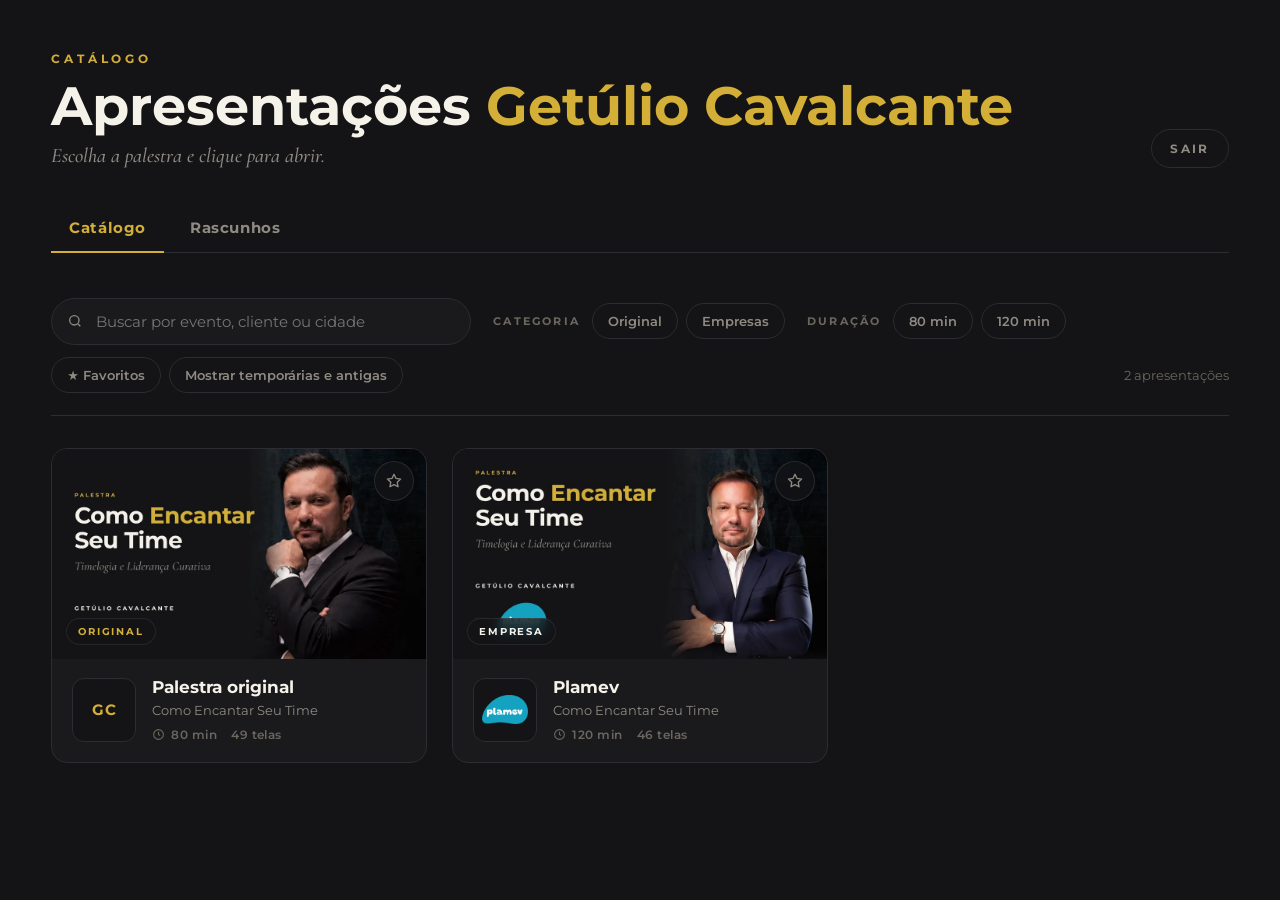
<file: publicar/apresentacoes/index.html>
<!doctype html>
<html lang="pt-BR">
<head>
<meta charset="utf-8">
<meta name="viewport" content="width=device-width, initial-scale=1">
<meta name="robots" content="noindex, nofollow">
<title>Apresentações · Getúlio Cavalcante</title>
<style>
@font-face{font-family:"Montserrat";font-style:normal;font-weight:100 900;font-display:block;src:url([data-uri]) format("woff2");unicode-range:U+0000-00FF,U+0131,U+0152-0153,U+02BB-02BC,U+02C6,U+02DA,U+02DC,U+0304,U+0308,U+0329,U+2000-206F,U+20AC,U+2122,U+2191,U+2193,U+2212,U+2215,U+FEFF,U+FFFD}
@font-face{font-family:"Montserrat";font-style:italic;font-weight:100 900;font-display:block;src:url([data-uri]) format("woff2");unicode-range:U+0000-00FF,U+0131,U+0152-0153,U+02BB-02BC,U+02C6,U+02DA,U+02DC,U+0304,U+0308,U+0329,U+2000-206F,U+20AC,U+2122,U+2191,U+2193,U+2212,U+2215,U+FEFF,U+FFFD}
@font-face{font-family:"Cormorant Garamond";font-style:italic;font-weight:100 900;font-display:block;src:url([data-uri]) format("woff2");unicode-range:U+0000-00FF,U+0131,U+0152-0153,U+02BB-02BC,U+02C6,U+02DA,U+02DC,U+0304,U+0308,U+0329,U+2000-206F,U+20AC,U+2122,U+2191,U+2193,U+2212,U+2215,U+FEFF,U+FFFD}
@font-face{font-family:"Cormorant Garamond";font-style:normal;font-weight:100 900;font-display:block;src:url([data-uri](var(--u)*9)/bZbXAZX35pC1QDChRE/[base64]/gl+Z4+7vU+FZmGe/nWBMJs8nc/SGcFyZ5QGmkSeUNTqwBVfZSIFd0UJWV567XRT/ye7JRK8hnEKC0Vm+ST/+j1bkV8gLukPzy4++LEAHaR2Ulcvl2ZJsSYZiroyZqYZgznUrTZqAToiFViMk8NyNMHhzfe1I9mOexTZbsiiwgu36qM4AYTVWbZmJUU9dandeUiI91s0gWTdRKiUSroNfPo5MS1LSxXf+IfYqQCwA2xM/[base64]/[base64]/rQfNxBoTE1qqyuev8baylWozWhshieMJi6ii7q9nS30Uix57zNb3+E7v3fVGUyzcFAaFhUF1ofXOiUvrxxRzSPAhHmjd1kJCIOLsJZyv0m3972sVE18PfHevD2SPjMEX08qLV3fxXwnRvGGV8K1WBjUBoKWf+rVfPYjtrsboQ/ClYFmIh2ukHMePn8lhgxUeJqKZC9tT3QzjVlIIa4GG63jNO/K+yGaaxkADGFqAekuwi4mZtr9OCS66prQwo2COdwLJTJoDYWkybVUtwJZLpeVskleaZMn55tbXVFbVIe9NH3pbfVHf3NThKpTt/qfbmc8FeTi6bLUCIM5qXQBuGRZcuNlT3HEERO85+FS9z7ROstmsPMwZlN81C7nY9gmUfLij6k6GLdx6iePpq1SXeZ67suTIhVzTt8W9gdRgNk42Rqa7lPI1gEeVB/[base64]//mW1Y3fWTTVD641rCc0oV51QiEVIdCjvnKroRUhUgZiKikAQxplxuK6E0Mamnm3JallLPCnabXiBp4et/jkfeo+hi4rKlxa0yBaeJ+a06XoKQFVZ2lmJbv5FGDw/[base64]/zhYISHG+DdbDvwsdhVucFWfstm3G6DbZgOI5DOWThoQ/u0IREZtYBEXQTTEiTdUOIzlDHp/5FBw/OYCVZUXQ8wwU3tUfxW7iP24zg1igj5awih8ZEdc7ziubMufQYJlXOXxDzDpd7Fjqkz192DRE3F1JrRO9um7hdjKORK2eCwIPDqPRyB29KrFkLm4cxws2F2FJsxYK9yzEvLDCLN9/[base64]/uAGXya7gNB2jbFzWEZ1Xw3xv6Jt9XrAYDgRQHladkPUry83zmf7OXqhg9LdY72C9HtTqjd3f9TpZn34MLx5u6XJidxLlbRFV4YddmkYS4W91pKeeZKkptjLlSKWojRLMrk/32bKS74KY1PUZG1LUtQnQJNcx43DPFmqFbmPS271e1OmLkb/9cIK4sB7CardpxJmHIguYiIgO3+kuaj2ZqLKRjPEegaSNnHBlJ8DNxBMUw4hPMXJj8pq+MZ7yXIuM9MIGCZHQSfYqyDEvMD9gxnAUtSTZgNvja6SaqdcgC4e3kOu+ZEwz6WOmTBhVPAfLQpRLCMpRyZOuxIMriaCsAy6hx/1RlrcGh4y/hWe4eyKgKc8Cy0vJZnW17RmVEEzUq/hLt6CDlgX8ZM5pGPeuM4HA3PBV4QJS4HzJ67wHTtdjPD/cCS2ct5K3sbIPc0CEptaUCr8bkqlF2+5ALepIJDyb1+RM2Po/6CT0GYpUlMY2DCqqYIWFwmldyiSaH6bRPzEvfT+jyh0niG6vx6i5ize5EwKEqcXcRZ4dg9mWufcJcLHQRKQcmDOV2d4rUQQW/7+FhuWUphok8pGQNCVp7tayLK4RtPDR74WhTIVTHmbvJM9vX1ZlTDS3gZRunEL4Qkfk4XatGp42Nw0iOsDDlNGMXI0iaDc0Yn+kXwIPH+DLPiHgadoVJPPCCH22P3yrywwS8cvM9puhLnY90155I3Yr6EQ3evX0XJSpOBUw/mKI/[base64]/ChY+djpXgoG2DhJ7yXKVH6wSH0OKF9c2xGi6ZdoRXc3+EJcjYHp6uQEO52Z0uXkZE0CvDK4NJ5w/NC2hciEGZpJum34chvF08+TIYFXdOtf7XN1h3morCyEFQUk5ZN51w+rjS7eEUIM/hNB9FeGm9wf+iMaXr3ATmD/F5Kt744crPgYojNpoyFTud6Ol5KkhnY/[base64]/3+mlmV9tOkVAQltcypbGrJuqlXU50kKSNTCqPSjW0ZizSemutZNsJRXg6Zp37Q/[base64]/sqbdWso0r7V7ms3hCwMVEqjFQJRuZ/9CRTFS80YC9Ppp4PWh9zlRl9rlkqFLkD9XD2/vNz792rV2iky79p93N18/[base64]/822rTd84xBA3qS2lK9/5D0Dv0UZnJV2QaqTgcl5C3JqfuGYE1nEL0d3Es0nkdU1E+xpuapOt1SkCJX44eQzPHoGjHznpwFiaTushD/pcr3MnOXajqVWUZed53DMJq8sN9DHu8AeBgskR7Z3/fni7KtPQm+mvIwGiOSdGLNQF/[base64]/Bq/28/JVofNgEeZti1h/NHnkn5KZrT0/[base64]/QrCY8bXsiE/m9FkuJq84Pj8kTHPX1ZpjCttUnwp3yborEpcEBKuaBevPw19UhPfJEkgTtDOXVN6dP/0lVcMo0qUmYy+VG6Cy3RoumQFiytq1lYoJQqcPCW0V0zHiJD1hFVoxvdGYWxDrmfWR5FSiZ8nBuGrenVgHeXkc0lr6Rdv2sr4MI9vnH+eyWod6giB7rjPv3DOVm1UvW27ILOuN4JN/qR6kfLjTdd5TiiXbjnagS4t6qw4gKUjX+8tA0uQ7BlJ3RaV1solctn2yGURGRqnbg+Os+cUvnjGhvw34DdQWu1A6wkJ80pQlNupOQK5ifYilE7mIlpw0TfuAzhhiC+lpo0ZePfUD+W2xXJw1vR16X1pCoo9ENIQBSx8SqX5h2l78JYP0V8bYluwbuY9g8B/nl+DfbvdZzlu1VTYw/mozfOZcel67sHGZ6x9D09nsvsg/CaEj/[base64]/B/ELKkLE/CHnVBLl3eRksM7/iOJnJdfMS2NHTt2mraL0e8yL9PB64xubB+imuEjDK61Gxzfoo6jm2M7SfVVYHnTLJDz+ZwIU2UidcLpufK/A6ypQJLTlm1Z1In++n8PZB0vMKKfD+983g4W4KKqOfprHSVbNuaoRt/OB0ZD10VUNNXNJWR0kyFmKMI1P1CbxHx6IQHGizDA47NJGPmzmaU/OCYEAFL+Ig9q8Smb1/6jY0ic95E/uR/oqoRaFxi5sD7jBo+zuqmKqSv/Dgr6IGC51a/lQXrkHhP+qTWKrF7NZ9dtiwTdpPhgLAydxmBR49qU+NmSz1PLvS5VK3zrWxv1Zdz0uVQFHPNTvzx5w0XpOBcpKgDGJ4xMyLR/83lfvqA03XHhenHCvg3Ur8+FgHL936yBGcpHPmHL1bLW1hmyLct82KPVeq6w59tMEyeasK0XzisbxlfIyQrSOrXGCLOrdjvEcliqJ/ei84cTpyUgOfp5FWSkfSRssZuNWxHxqGyBrm+1Fme53wq+EjA065+aWatkp7if0OeuXuVTq9y9Hn8MO4Um3ycS3Souzy7BIHpcABZPc1ZAqRcLdFvXN5qBp+Dq7iu/5pRbtfxFP7lpI/B8RcgqafJ0HiiTu1Vi8pamh9K2qvVGr98tnb2jLuw+iMaJBoFM6VHpor0vpy3glN/nuNhuMWvv3073x7eqMn3f521AU3o7DJlNgrFiyrMwHBUwyW3JMV6t8a/Wi9Os5ZKIaw+fjsJihonpaEHFjVPF1OVMZ0d6t8nRkWzlaWKZUi5nrFJKFmg804gf9BOV36ZFFe3RznvFy97LcfwfJ6uA748w+pDJ68gJHU4BWj9gBviWzwZsg0SUlrfDF5W+Um5B5zXp8y3Mb12poJoiOo/N+OKV5ALRvhAJPMnF8zwUEVLle2n8pVdZ3axuoM7lZGeGIKQhVHma+k92JHDHIi/HAapFjwNzpltSYgiMhUZpkhOSHURpRppG78pqm2K8Fpe+EVcTxqrKR1MCcL4Zu9SSKVb0odHXTssQWnDPJSYrjajqIFRYzRKH/vQySIlZUT6XgPRV63plSo3h0XpkLybeidhTFNs48UFWV5Ul6HOSCO+zrLfTUZ66dP1JsyJ30Rw/l0ssg+1erDf+JDz33qIWCZEfCKZOANrN1b5cA+ZgpB5Rs+i7bOoq5ESZKHKDXihpSzoEB0Fk3cN16dsfx0A4GiJIRaCILa4J2TmPMb/0v2kgt+HSPDemXmjsCe8EptKfjN6Z8y5gv84mK2I+lBGBvBS0YkiMT7hWTglrjHAo/ol+W4w5O0wofXEoRFGMDBMdtJBbhuzM9V7SlTGL0ThlK/Vsuy6wDvhjV9iKAAndSiU2MzgwSSimIRW2zpYWA6L+9+H+d8wpX4QIKHlpNQ0/[base64]/pgEIvMOy1oSLsI6sij+p4avrV/7O36gF8PjGSL8TUyjxa0NyfiX+9J9F/ztAViblgWmt+iP7Yz8MZj3aNRfh7tQhRmibyi2z3T7/z3F5JDpuETeZ7Alf27h505hBT25vn97cPP0BETylCuRxM155vr2IuSvbgGF8YE4BEhebuiWujMsL9EzGkJuGXofdRS+f0VKZyGrc+5UMutC8uoXtJmLeHDxJOSkHtksMK2CwnzCmsu9Vg7XT5C6EEgykc7I3VPc6CBje08N/dgTDQf9lDzorpqKmVGXkILx7V9CaMHOS02RP+ez18tKnkUf99MtHIHUkhZHFXVBD0eCNrbvFNd0rOlQHwjj6yKkWWAhT6+LpCu1yyF910xqiKpt+M46R1Ao7LUNULBuZOKd432x9YC9VKGJUC5f+8wUfquzupDFv787jx9dgcPh/PwiwzGYBiijcIWWRUXVHX73z7P4dfXI+m7gLlPv/BzEWSW9pWmqeZVpUmDSKhkLYzcnUoEm+02Tmh0Qo02QcZwlTA4/T1Fp/e7H61C4FUy+94hA6hFtBD9bbuB46Hc+1ksNWaB3FoSQuKSYD1/oWf7nS3GtDGvI8I9fcDVza4z7a0E7q5vRwYLjVOZ5lweuqRevB2nGmISawj/jCmF2V+Bqjlqq8h+dzHIZ1i3W7JKaPBCElQaSD1P2lECWG3LaKoCAFZc9Sv66a2EKmVpEmbsdQLVhOZhMnnqbxCdhJdTDMqSYm8ODi+lVy57fjOYnhIkQorJ64ui1XfvVpj8sn03De3bFtfKW/aicxc+SWzhemu2N7DpVnx97dAb8gCne4pV12R3B3xKblG/v1sd1R4S4HMa4Th8rat4wnrPYwx/5BVK/zREq0Izo2SnStfuWEEE1OInjTdiQW/LTXL3pJWGGdvUlRyqFXU0OBaPeAEjFY/mGcMWXwxxbfBu6LSbRnJ00Kj2IkCIroLVlT61lKIJThzkbP9j46g8O91FiLpjOF9pYcxfmaEXtwTbrQNvg9Fjk3mPN9T0ruCB0JbBbUzoeb3Ym02r0TDnelQk/qpIe29bhgTFWYUDLZyafDa+ta0KFMEW3oUMnCxnsWBA9SCBjogGJdH8lC2PlZZxwOahxlhK0aBLzSBXyo2IYEggfp/cP5RcbAByfaLyIR5O0w0pP+QpdTJYvif911zzmMhBjXqN0ai5nU+jCL3XAOfQ0kFB52cbx3IKX5+bEBOEJsQkSCKBG79Wl4hOGp33wEONXsaOS0OVC/rDXro11PfQZOS02BuE2NKOc+eA2pHrArYS+m1eX/[base64]/[base64]/3S0TUSXVUa2YNKm038RcCR3MXCzEV7eAVMYmaz3khAc1/OYyxm6R7ZO9WxXAWz2efLGWqOij9RFyyk9R1AK5Ro9CFKL/[base64]/Iixt7d2ITInryCl4RSCOBqYCeoF3WxPkTALMQTHl0GAd5kYuU7szUFBBPmoj+zcKuzSFQRSlCBJZy2lJIWeuV0GqjLQhj1v3/GPNCtV9Wg7NlZyvh6Z7Hh+uywgWk49GyNvhIa4gcQpGd/Obu9CltzpkmnPqSzXUrmYrhtGmcqZFEDvGY3AxnpkQhQoLrxx1ng0A7gjcRAsrS0tna3BHPSFmtPTtUCdeI/Gu3qUF1BhE98qGa7xEXTrJYZrv6OhpnsHrmkriGjHiPCoEXj1DEXtNdD/dxlCAGW7gLFnObgOWiSbdEUzot3cVStrnJ/zyMjn4ThRtS44BGzaXEUyvzM2u5OG+c+NkD4tawK4bVH4z5kkuNh41Pqbmv3nf+P7pEz2iOK3Pkwmvi1UXLazrOyn5fKPSBim/UJeeSFW8z6fHsyG4ZBKM9p1+eQAhfZJBB4BDynCdHJJ4JRJViv7kuqyJNb+VgDca926wHSGbxZdLU0vioxs5UmU031LgKIo4TUuNtvB/+VVXJX5jJjbTHwhFHZHkTcs1CLl4nqwUomLz5SwWXfSpQwQhHLaCYuCNCqhULHDw27b7iJc8VftyCggn8imjfDYFcuCizn5fYvIVAF78pfiOyUIyppUMmTiHU8y8uyAcPcVQVC31FZu2pLkUHUBUJhR9A9G1mWwHP/1QjYnfgh+byQAUY2Zm1IIVYh9Z9aR0JOkAzE3bM0pNxb8HaYHue5J4wAibjEsoZxc8ebuqGIFN45le21Y7dDbTZAf+jVqEu+YmbmMMHgnJ66e6x/4Q5AvVPwED15JEcONxXD7vICF7vtTcj3oElfRjVsqJTPBiOD+dH58KqgbomTlXmBzZTjS+YxalmaxjbF2Bcw27GWcafKsyWk65T/DBV0zp3gw00prS0VknB6mie7RlmqdmeBCqLI7nbYANlh/9d9gDqucCdOhF7lH8hbMt7KCHFnlkwhgh6UZL5xvb968/uHD/0bj/76hm2/i0PxmshIz0P07XtK1C0pG2Hgg4EIZ5w4qUDdtyodlyteS23RwnBMGHGX53jZxsFO157Pbt1ltgIh+p6HSga8LqLELVcj/Uc9GH5xeUBksLeHgQ925g2crQLInARr077xalnzlqT67smrqosBQilJJzGih9tK512DkuUCWW2HpBx/ZBf/HrayVQJPWFtNdEXQaecnkNcOZVkXvQ+oNPrpGvR9qFM+K+p7SLHxUxSK4Kx+li8GcTg3mQtvE2FiQsTJr4FqhY1l0inrhcrWOgOoXf3LcZYRCOxXXH9pXyEh8msEDvZ/qKpEE3zw/Hq+6O5j+xRwRLMFPUASocBu7cHx0+/Qd3WQTo/r4CwdxmvT7eJcmcdXsLo+G0+k88eLp+46ZrG+NR4Lg91R30scm1P3+0PtiiVCKej2c+OBXgP3sckXJIANmlF6zTQ/dxdRh9aZWmUSi4uqFtkqp2Z+HXXFXm7nUjlNPJlghdw+a7fxfElydSjKHu73GxHxRsUT6fE6bwYKoC/iIB2tUkV/qSC9Xwzrn/4Tl6PjpnsPVWKqYpChYfjkVd8Novh27bjyert40OU9eu725xKODMrzta2vjveZF1ndQPHvl1sSPnSe0S2MA30YVitPWEzEgeVmvyXFaApxtHHjBAigsOHpJp9ijqJPemaMExoTWx8aRz9GbEDwEEEnwxqginsZRoWMeddI3TQJPnOj1+FSvrDFFBDJfDKFth9YmxV/Ear7QTq/GooOrgsBUZe8gD2mkRDi8RNnqokoU7LW+oTz3GZFQ1lSbIERzcom5fDCyFXl2vSE1p7qqO/matsaJVVOvQWDBh/08XkMg6YJwB9MDooRPG1QI8ahRh9zX8SDRC378c3X+LckAoTBkuvLOGK7qgdNxyunU+LipNNKoQ0Z7aSnAkG1BTAdgQjwpFQqCFWFMjGz34IIaufta+0V/wTE0Mu4j1ZpM0LuN0/CywSXNlX/NTmFuGocd7dQzPLDQbfml06VpmtYp33dm1xfhWR4IdxGXcU10d+8MF9lfIvUoJMMxjdTyAKwxYbcFaxz0Df9kjbsL+HvIf/CyQ5YOsHorTRgrRnqD0xPVIQarJGBQik3TdDBLh2WvbaOZcdsc9t5r38UFjZ1N8NgKCV5LNKFXS2LC13Jc4qKzJJieorRMyBmOLVkseRdRC57LNCttWvl/fbZAVcH2emiPKC5jd0KXCYIFA86gARn1ZVKHH78St3cQz8e5XScELhkIvRlB2bz3taVjAhQuXMfeAJybxgWRSBOhpUpeItkzPYiKcyZRwUwVyFe7ZAccwVPgirG6xN/3mVd4iE6AAMQ9aU1TntH5HPTc5br5pFw6FJW1z7+kbKgWT6PknHs3WXo1bKGwPE6FenDeD0PvffB++RHLYOhAjZswy80sJzgnR303Z2JdR+/Fmubpih7hYkreJC3AJMhJjkc+y5Ofts+Yqd3qHYK7vXF2bgSt0TmjbVYcjFUZKcyqckZbjHsuhdNp7NOcV7dDf6dTLHzn9PVIQ2A7mwPdfZCspQI4ji+7S/1ksIuFOCD3uuk14FZg1+JKunCI24uJEKHeJR1MpKQEhQhj2WRD60anohCJMlp9DBiY3tuZGaqSuyTqHZNAFjl7HxJtia+rYSasHgAWrEiikzTCtBQQNOlCAoKD/OXkk8M0Q+PqwuyquN2dn5VrfAqPjDm85XZFNr7T+FiItUEpj/wDPn3WGfcN4i4D3PH7nAbo3yGDKyuFKL1pbcqv3vZpYUu4cVfgBHwO1fa1LfeSt7517m/T+PhShBAe8l4X4T/UztLtzc1cmAi/9WiQdPoi50T35hL1loK2zpGQM3gYITZ+/fia2WKgl1gg1jggrPymVznldC8CoY3SqBsxsVUFJ/5F/zr8GDuI/+pUsVb8t4E0Vg1kmPBh+nL+xzsK5f1SDQzLaCpIvmvH8XR9/fGK+xRqHcNy8Qr74wm9NHKOmiurw3bV1k1W9udiQkSPaDbEuot0AXygM4xioi/FvwzWX7OEI2xiaXzqN6sBbKYFm2mi0+qkzQnoa0jsb5mFy0/g7U0qm1T4dfkir/3PixSpEHMkuLNbVbfkLtmowgeCQ2i4rJcVSU2tNohlWUp0UIRaJKD2K/Y+UwAWjhWToqJI1vWo2PBlhRNsEzh1ZWaWyZiFQFz0gwdR4P8HFm6NfteQDt0o7aB7FTOB1xIg0tsQ18TyyoVxMea9sWEXd3UpXF00Ri11FDEPH1F03Ttyl1+KPMmI3z+NAaTIL+WYCP3n9G1VowyBNgyarelymn+8fU/phqxKcyYCZ96gwO1NKXgo7twwLmAvneHt/cldud+dHUbM5jY7ro6YG+nazs29Li1cNmiyhpvg2AFM87UqjiETO+XN3UM77+nkGYNKm5vYBxkCMOrZU60ecMiRwOmfrzbX74tB+s6g79teLOF7KJ51yD3WstM+sPx/6NvIq4oXO2ZsRmxPHPrnmHLBK7xKSVncwF3pYT7857YSc0JMeEDmHc7nlQLT7gPzHxjO1H9SLip592C8SoOYEe282V4bNgHgsbKMC+DRCtK4SC6FnE9WI8j4btV0bI3vrTUxbmpTYGqpq9RePa4/v3isyfVpuMsv6cZRBMVT8dZoSxvFJfppxIPpgTKoLmMsYCYvdreKFuZ+5d1zQXSo2rqu8enOB6fWzGxZasELcgd2YsLmFeASnc7KJ2KJQhXhRCb4FWwifOI6BqwoeKFgVvG9dvAoAIkcwcHhTmwNyHygwGZ/uPSsL62cYcvi67XdBduLslI70/JzuukLCjPop943jc69lBuwckCGKJy2rLgwE/4QhW21cTHpq0gLGdr63vEjg8FmtdhVWpsTMSJidsHzmY7GEy8ttQMEgBLzRvell00d27eMkFcA4Nlp+TsA4PmtrdW/1saX8+5pPQAaBgCAALnm/zPA67utZTFvNzMFHgw6qpsGJsZVb23x46RTBlQuvnWI/fTNFvGlcm+pusWeiABsaR5was44ttvtVjy1mr0op+/UOHh/1/Ujn2+ThzxUs4FWTL5VAtjZnr/F1AhXvckApl0bTduuaizGVtM26esqRCu0BfpBCuiQQwmwFIvSL/69PCv+RNhlgOOffDO71JrD1Twynb2a5z5BVnEtVGF0OYG3nBLKkCtIlGwnRFKxlaZ8vV8aYT85jwSA/c51h2gZ5Hubx1yiHZZ+uElvtqIXb+zpROnGkxSfnIPBVAXVumvKAdLs2770F/HVC61CGyAPHFs7bI3jtVerNVQJofy04H+HvU++85gQ1WgZqtqoVsbdzK84LTSCGka34iA8BoKpMu7dSHXV5TDhk3Wxp5A5Znq9pk3sWTZNPsRmh8h8z5P9b+H/uuh7rtw8syu1zQcseZkjx0lyWFD+15rKrk1jQnOeP+6FW+JE7MZxuDWOxx5Hc8B9cQb2xpm4HW6FA3Dkwz4rPszJAs4PJv/SJAu0/uFKIZcvDH5HcUbCF2iG/L9TDKFVFa6i7poL7uG7oao9ReYUKgPQrwDerOg84NcHp7TwROvU0Kq2eb9KskVdExRIHGV3VITfF1n57k0xsFjvqqhgvIxyUbgBc+NAlw0GvTiDOTzMMFAM/[base64]/hLz7AplAx1ADnhfEww8gjR3zZnnTYWNU4Htq3IyuAwHQtEn57nzcVKIj6iLwineOBkLDy9bDqvlNN3aPbUwy3pDEwk5yCRABVvEYc1hxwqSAd1bLrZQ7uvqYCRZGEezqa3xi/P18axwaKNH4jd2b7KrOeH276RRHYxGVV4v+bSz8MjC+QrmnRFp6EfuwlJNy1tbI21Xty0Lbzh1/NaMvLLgS1tqFlFxdrtysqBqK31gcW6/roEQv2N0FECFCKIQD5Zy8fKad7IgzXkNLvLhxz/ZcMllV1wVkBwIFJRcCE4eEiMJeEJEDJJBupCQIkeJ6prrMty0zF6VQr0XJkIzkSl0y22Z7vwRjmvrL5spEi7tsNJo0T8vk9MF5wy12zB7uKXyFc4J7TzXRnztB//FOngTh446SXQ3zkTGGm9CxMbpzAVpnqSLSRZo7bOVukYVnNpE3bio/UaTTJFnslJTdfeBx9v/pF56RyffdDNM00df/fT3Tp0BXNfeyCZWFnp8jmwjDFciXu4SPXqUBFV+4vk5BgDlJdEJsiUGRyA5tf2+GSwOTyCSarSR0hzvuovPd+P/[base64]/asD4fWjueEtLveTzWoYgW8Yj5BykdhD5mnliz8tEExx/SL+ih1dMASZx9/LMc6RTSmVc6+a7VEc6zqc/hly9w4emZFmSLIBC7S4rY8RDV9vq2MBQA9V0O787bR2GKi+S7Kj9iRp+frvjxIYVmvzw9ac871a9Wmphd/zgcq53bj9uh2KpdD8m5QrY/Fh5X9AMkRebEVZqDUeWqkRW31ydsyHdOtUZCOvIJLWfKrMkgG6VpMsgooxKbDHJhpYpQoRSoKGzVIa3Wv8b2/LbMvNKJPrzA9RBRw4tmjUNtKZGUlEob6ET7DkowN4mgJwxOmYNTyeBYf818g2PdWKTuOx2c4o+4YdL3/tBRHU3oLfQT0ToS7cRumJq7uV/Vd5ajVb9S5w++pPODvxpVSlSZUUYHyimnjA50oJRAxzGjXbufh7ZRoqjhZAZSVkgw8WgiNRTo8SGaQdDbhIdOjcCABDMAAHkGZIAATDSD+LdBPABgQIIZAIA8AzKAEEyFrKQ1aVYa7GJFZUbbLMd+y3bS7tm9z6fJ7Ly/3t+vplEn7e6x15uxeYRsg2KSpbjQ1DjPtqrLhairq0aoExEKOhEuv6lK5bHjyiliCxF2vU7C1k+5vtfEK6/9224VU13y959iy++RdpAae88QU+47Y+TWyC1n/NURE8SN9DDzvRkgyV4Id+zlLfb3f+tFG++93bO8/1r8+3VfXQwAAAA=) format("woff2");unicode-range:U+0000-00FF,U+0131,U+0152-0153,U+02BB-02BC,U+02C6,U+02DA,U+02DC,U+0304,U+0308,U+0329,U+2000-206F,U+20AC,U+2122,U+2191,U+2193,U+2212,U+2215,U+FEFF,U+FFFD}

:root{--bg:#141416;--bg2:#1A1A1D;--line:#2C2C31;--deep:#0E0E10;--gold:#D4AF37;--cream:#F5F2EA;--mut:#8F8A82;--mut2:#6B665E;--ease:cubic-bezier(.22,1,.36,1)}
*{box-sizing:border-box;margin:0;padding:0}
html{background:var(--bg)}
body{min-height:100vh;color:var(--cream);font-family:"Montserrat",system-ui,sans-serif;-webkit-font-smoothing:antialiased}
button,input{font:inherit;color:inherit}
.wrap{width:min(1640px,100%);margin:0 auto;padding:clamp(22px,4vw,64px) clamp(18px,4vw,64px) 80px}
.in{opacity:0;transform:translateY(18px);filter:blur(6px);animation:in .9s var(--ease) forwards;animation-delay:calc(var(--d,0) * 1s)}
@keyframes in{to{opacity:1;transform:none;filter:none}}

header{display:flex;align-items:flex-end;justify-content:space-between;gap:24px;flex-wrap:wrap}
.k{color:var(--gold);font-weight:700;letter-spacing:.32em;font-size:12px}
h1{font-size:clamp(34px,4.2vw,64px);line-height:1.05;font-weight:700;margin-top:12px}
h1 span{color:var(--gold)}
.sub{font-family:"Cormorant Garamond",Georgia,serif;font-style:italic;font-weight:500;color:var(--mut);font-size:clamp(19px,1.6vw,24px);margin-top:8px}
.out{color:var(--mut);text-decoration:none;font-size:12px;font-weight:700;letter-spacing:.2em;border:1px solid var(--line);border-radius:999px;padding:11px 18px;transition:color .3s,border-color .3s}
.out:hover{color:var(--cream);border-color:var(--mut2)}

.bar{margin-top:clamp(28px,3.5vw,48px);display:flex;flex-wrap:wrap;gap:12px 22px;align-items:center;padding-bottom:22px;border-bottom:1px solid var(--line)}
.search{position:relative;flex:1 1 280px;max-width:420px}
.search input{width:100%;background:var(--bg2);border:1px solid var(--line);border-radius:999px;padding:13px 18px 13px 44px;font-size:15px;outline:none;transition:border-color .3s}
.search input:focus{border-color:var(--gold)}
.search svg{position:absolute;left:16px;top:50%;transform:translateY(-50%);width:16px;height:16px;stroke:var(--mut);fill:none;stroke-width:2}
.group{display:flex;gap:8px;flex-wrap:wrap;align-items:center}
.group .lbl{font-size:11px;font-weight:700;letter-spacing:.2em;color:var(--mut2);margin-right:4px}
.chip{background:transparent;border:1px solid var(--line);border-radius:999px;padding:9px 15px;font-size:13px;font-weight:600;color:var(--mut);cursor:pointer;transition:color .25s,border-color .25s,background .25s}
.chip:hover{color:var(--cream);border-color:var(--mut2)}
.chip[aria-pressed="true"]{background:var(--gold);border-color:var(--gold);color:#141416}
.chip.star[aria-pressed="true"]{background:transparent;color:var(--gold);border-color:var(--gold)}
.count{margin-left:auto;font-size:13px;color:var(--mut2)}

.grid{margin-top:32px;display:grid;grid-template-columns:repeat(auto-fill,minmax(min(100%,360px),1fr));gap:clamp(18px,2vw,28px)}
.card{position:relative;background:var(--bg2);border:1px solid var(--line);border-radius:16px;overflow:hidden;
  transition:transform .5s var(--ease),border-color .4s,box-shadow .5s var(--ease)}
.card:hover{transform:translateY(-4px);border-color:rgba(212,175,55,.55);box-shadow:0 22px 50px -24px rgba(0,0,0,.8)}
.card a.open{position:absolute;inset:0;z-index:1;border-radius:16px}
.card a.open:focus-visible{outline:2px solid var(--gold);outline-offset:2px}
.thumb{position:relative;aspect-ratio:16/9;background:var(--deep);overflow:hidden}
.thumb img{width:100%;height:100%;object-fit:cover;display:block;transition:transform .8s var(--ease)}
.card:hover .thumb img{transform:scale(1.03)}
.thumb .ph{position:absolute;inset:0;display:grid;place-items:center;padding:12%}
.thumb .ph img{width:auto;height:auto;max-width:100%;max-height:100%;object-fit:contain}
.thumb .ph b{font-size:15px;letter-spacing:.3em;color:var(--mut2)}
.tags{position:absolute;left:14px;bottom:14px;display:flex;gap:6px;z-index:2;pointer-events:none}
.tag{background:rgba(20,20,22,.78);backdrop-filter:blur(6px);-webkit-backdrop-filter:blur(6px);border:1px solid rgba(255,255,255,.08);border-radius:999px;padding:6px 11px;font-size:10px;font-weight:700;letter-spacing:.18em;color:var(--cream)}
.tag.g{color:var(--gold)}
.fav{position:absolute;right:12px;top:12px;z-index:2;width:40px;height:40px;border-radius:50%;border:1px solid rgba(255,255,255,.1);background:rgba(20,20,22,.78);backdrop-filter:blur(6px);-webkit-backdrop-filter:blur(6px);display:grid;place-items:center;cursor:pointer;transition:border-color .3s}
.fav svg{width:18px;height:18px;fill:none;stroke:var(--mut);stroke-width:1.8;transition:fill .3s,stroke .3s}
.fav:hover svg{stroke:var(--cream)}
.fav[aria-pressed="true"]{border-color:rgba(212,175,55,.6)}
.fav[aria-pressed="true"] svg{fill:var(--gold);stroke:var(--gold)}
.info{display:flex;gap:16px;align-items:center;padding:18px 20px 20px}
.lg{flex:0 0 auto;width:64px;height:64px;border-radius:12px;background:var(--bg);border:1px solid var(--line);display:grid;place-items:center;padding:8px}
.lg img{max-width:100%;max-height:100%;object-fit:contain;display:block}
.lg b{font-size:15px;font-weight:700;letter-spacing:.06em;color:var(--gold)}
.txt{min-width:0}
.ev{font-size:17px;font-weight:700;line-height:1.25;overflow:hidden;text-overflow:ellipsis;white-space:nowrap}
.city{font-size:13px;color:var(--mut);margin-top:4px;overflow:hidden;text-overflow:ellipsis;white-space:nowrap}
.meta{display:flex;gap:14px;margin-top:9px;font-size:12px;font-weight:600;color:var(--mut2);letter-spacing:.04em;flex-wrap:wrap}
.meta span{display:inline-flex;align-items:center;gap:6px}
.meta svg{width:13px;height:13px;stroke:currentColor;fill:none;stroke-width:2}
.empty{grid-column:1/-1;text-align:center;padding:80px 20px;color:var(--mut)}
.empty b{display:block;font-family:"Cormorant Garamond",Georgia,serif;font-style:italic;font-weight:500;font-size:28px;color:var(--cream);margin-bottom:8px}
.past{opacity:.62}
[hidden]{display:none!important}
.tabs{margin-top:clamp(24px,3vw,40px);display:flex;gap:8px;border-bottom:1px solid var(--line)}
.tab{background:none;border:0;border-bottom:2px solid transparent;padding:12px 18px 14px;font-size:15px;font-weight:700;letter-spacing:.04em;color:var(--mut);cursor:pointer;margin-bottom:-1px;transition:color .25s,border-color .25s}
.tab:hover{color:var(--cream)}
.tab[aria-selected="true"]{color:var(--gold);border-bottom-color:var(--gold)}
.tab span{display:inline-block;min-width:22px;margin-left:6px;padding:2px 7px;border-radius:999px;background:var(--gold);color:#141416;font-size:12px}
.tab span:empty{display:none}
body.ras .bar{display:none}
.acts{display:flex;gap:10px;padding:0 20px 20px;position:relative;z-index:2}
.btn{flex:1;border-radius:999px;padding:12px 16px;font-size:13px;font-weight:700;letter-spacing:.12em;text-align:center;text-decoration:none;cursor:pointer;border:1px solid var(--line);background:transparent;color:var(--cream);transition:border-color .25s,background .25s,color .25s}
.btn:hover{border-color:var(--mut2)}
.btn.gold{background:var(--gold);border-color:var(--gold);color:#141416}
.btn.gold:hover{filter:brightness(1.08)}
.btn[disabled]{opacity:.5;cursor:default}
.note{padding:0 20px 18px;font-size:12px;color:var(--mut);line-height:1.5}
.tag.r{color:#141416;background:var(--gold);border-color:var(--gold)}
.toast{position:fixed;left:50%;bottom:28px;transform:translate(-50%,20px);background:var(--bg2);border:1px solid var(--gold);color:var(--cream);border-radius:14px;padding:14px 22px;font-size:14px;max-width:min(560px,90vw);opacity:0;pointer-events:none;transition:opacity .4s,transform .4s var(--ease);z-index:20}
.toast.on{opacity:1;transform:translate(-50%,0)}

@media (prefers-reduced-motion:reduce){.in{animation:none;opacity:1;transform:none;filter:none}}
</style>
</head>
<body>
<div class="wrap">
  <header>
    <div>
      <div class="k in" style="--d:.1">CATÁLOGO</div>
      <h1 class="in" style="--d:.2">Apresentações <span>Getúlio Cavalcante</span></h1>
      <div class="sub in" style="--d:.3">Escolha a palestra e clique para abrir.</div>
    </div>
    <a class="out in" style="--d:.4" href="/api/sair">SAIR</a>
  </header>

  <nav class="tabs in" style="--d:.42">
    <button class="tab" id="tabCat" aria-selected="true">Catálogo</button>
    <button class="tab" id="tabRas" aria-selected="false">Rascunhos <span id="nRas"></span></button>
  </nav>

  <div class="bar in" style="--d:.45">
    <label class="search"><svg viewBox="0 0 24 24"><circle cx="11" cy="11" r="7"/><path d="m20 20-3.5-3.5"/></svg>
      <input id="q" type="search" placeholder="Buscar por evento, cliente ou cidade" aria-label="Buscar"></label>
    <div class="group" id="cats"><span class="lbl">CATEGORIA</span></div>
    <div class="group" id="durs"><span class="lbl">DURAÇÃO</span></div>
    <div class="group">
      <button class="chip star" id="onlyFav" aria-pressed="false">★ Favoritos</button>
      <button class="chip" id="showOld" aria-pressed="false">Mostrar temporárias e antigas</button>
    </div>
    <span class="count" id="count"></span>
  </div>

  <div class="grid" id="grid"></div>
  <div class="grid" id="gridRas" hidden></div>
  <div class="toast" id="toast" role="status"></div>
</div>

<script>
const ALL = [{"slug": "original", "titulo": "Como Encantar Seu Time", "evento": "Palestra original", "cliente": "", "cidade": "", "data": "", "duracao": 80, "categoria": "original", "fixa": true, "telas": 49, "logo": "", "capa": true, "rascunho": false, "substitui": "", "arquivada": false}, {"slug": "original-2025", "titulo": "Como Encantar Seu Time", "evento": "Palestra original (versão 2025)", "cliente": "", "cidade": "", "data": "", "duracao": 120, "categoria": "original", "fixa": true, "telas": 46, "logo": "", "capa": true, "rascunho": false, "substitui": "", "arquivada": true}, {"slug": "plamev", "titulo": "Como Encantar Seu Time", "evento": "Plamev", "cliente": "Plamev", "cidade": "", "data": "", "duracao": 120, "categoria": "empresa", "fixa": true, "telas": 46, "logo": "[data-uri]", "capa": true, "rascunho": false, "substitui": "", "arquivada": false}];
const DATA = ALL.filter(c => !c.rascunho), RAS = ALL.filter(c => c.rascunho);
const CAT = { original: 'Original', empresa: 'Empresas', igreja: 'Igrejas', evento: 'Eventos' };
const CAT1 = { original: 'ORIGINAL', empresa: 'EMPRESA', igreja: 'IGREJA', evento: 'EVENTO' };
const MES = ['jan', 'fev', 'mar', 'abr', 'mai', 'jun', 'jul', 'ago', 'set', 'out', 'nov', 'dez'];
const hoje = new Intl.DateTimeFormat('en-CA', { timeZone: 'America/Sao_Paulo' }).format(new Date());
const esc = s => String(s ?? '').replace(/[&<>"']/g, c => ({ '&': '&amp;', '<': '&lt;', '>': '&gt;', '"': '&quot;', "'": '&#39;' }[c]));
const fmtData = d => { const [y, m, dd] = (d || '').split('-'); return y ? `${dd} ${MES[+m - 1]} ${y}` : ''; };
const norm = s => String(s || '').normalize('NFD').replace(/[̀-ͯ]/g, '').toLowerCase();

let favs = new Set();
try { favs = new Set(JSON.parse(localStorage.getItem('lds-favoritos') || '[]')); } catch (e) {}
const saveFavs = () => { try { localStorage.setItem('lds-favoritos', JSON.stringify([...favs])); } catch (e) {} };

/* temporária: sai do catálogo depois da data do evento (o link continua valendo) */
const escondida = c => c.arquivada || (!c.fixa && (!c.data || c.data < hoje));
const st = { q: '', cat: '', dur: 0, fav: false, old: false };

function chips(el, items, key) {
  items.forEach(([v, label]) => {
    const b = document.createElement('button'); b.className = 'chip'; b.textContent = label; b.setAttribute('aria-pressed', 'false');
    b.onclick = () => { st[key] = st[key] === v ? (key === 'dur' ? 0 : '') : v;
      el.querySelectorAll('.chip').forEach(x => x.setAttribute('aria-pressed', x === b && st[key] === v ? 'true' : 'false')); render(); };
    el.appendChild(b);
  });
}
chips(document.getElementById('cats'), Object.keys(CAT).filter(k => DATA.some(c => c.categoria === k)).map(k => [k, CAT[k]]), 'cat');
chips(document.getElementById('durs'), [...new Set(DATA.map(c => c.duracao).filter(Boolean))].sort((a, b) => a - b).map(d => [d, d + ' min']), 'dur');
const tog = (id, key) => { const b = document.getElementById(id); b.onclick = () => { st[key] = !st[key]; b.setAttribute('aria-pressed', st[key]); render(); }; };
tog('onlyFav', 'fav'); tog('showOld', 'old');
document.getElementById('q').oninput = e => { st.q = norm(e.target.value.trim()); render(); };

const IC = {
  star: '<svg viewBox="0 0 24 24"><path d="m12 3 2.7 5.6 6.1.8-4.5 4.2 1.1 6.1L12 16.8 6.6 19.7l1.1-6.1L3.2 9.4l6.1-.8z" stroke-linejoin="round"/></svg>',
  cal: '<svg viewBox="0 0 24 24"><rect x="3" y="5" width="18" height="16" rx="2"/><path d="M3 10h18M8 3v4M16 3v4"/></svg>',
  clock: '<svg viewBox="0 0 24 24"><circle cx="12" cy="12" r="9"/><path d="M12 7v5l3 2"/></svg>',
  pin: '<svg viewBox="0 0 24 24"><path d="M12 21s-7-6.2-7-11.5A7 7 0 0 1 19 9.5C19 14.8 12 21 12 21z"/><circle cx="12" cy="9.5" r="2.5"/></svg>'
};

function render() {
  let list = DATA.filter(c => (st.old || !escondida(c))
    && (!st.cat || c.categoria === st.cat) && (!st.dur || c.duracao === st.dur) && (!st.fav || favs.has(c.slug))
    && (!st.q || norm([c.evento, c.cliente, c.cidade, c.titulo, CAT1[c.categoria]].join(' ')).includes(st.q)));
  list.sort((a, b) => (favs.has(b.slug) - favs.has(a.slug)) || ((a.categoria === 'original' ? 0 : 1) - (b.categoria === 'original' ? 0 : 1)) || String(b.data).localeCompare(String(a.data)));
  const g = document.getElementById('grid');
  document.getElementById('count').textContent = list.length === 1 ? '1 apresentação' : list.length + ' apresentações';
  if (!list.length) { g.innerHTML = '<div class="empty"><b>Nada por aqui.</b>Mude os filtros ou a busca.</div>'; return; }
  g.innerHTML = list.map((c, i) => {
    const nome = c.evento || c.titulo;
    const thumb = c.capa ? `<img src="${c.slug}/capa.webp" alt="" loading="lazy">`
      : `<div class="ph">${c.logo ? `<img src="${c.logo}" alt="">` : '<b>GETÚLIO CAVALCANTE</b>'}</div>`;
    const lg = c.logo ? `<img src="${c.logo}" alt="${esc(c.cliente)}">` : '<b>GC</b>';
    const tags = `<span class="tag ${c.categoria === 'original' ? 'g' : ''}">${CAT1[c.categoria]}</span>` + (c.arquivada ? '<span class="tag">ARQUIVADA</span>' : !c.fixa ? '<span class="tag">TEMPORÁRIA</span>' : '');
    const meta = [c.data ? `<span>${IC.cal}${fmtData(c.data)}</span>` : '', c.duracao ? `<span>${IC.clock}${c.duracao} min</span>` : '', `<span>${c.telas} telas</span>`].join('');
    return `<article class="card in${escondida(c) ? ' past' : ''}" style="--d:${(0.5 + i * 0.06).toFixed(2)}">
      <a class="open" href="${c.slug}/" aria-label="Abrir ${esc(nome)}"></a>
      <div class="thumb">${thumb}<div class="tags">${tags}</div>
        <button class="fav" data-slug="${c.slug}" aria-pressed="${favs.has(c.slug)}" aria-label="Favoritar">${IC.star}</button></div>
      <div class="info"><div class="lg">${lg}</div><div class="txt">
        <div class="ev">${esc(nome)}</div>
        <div class="city">${c.cidade ? esc(c.cidade) : esc(c.titulo)}</div>
        <div class="meta">${meta}</div></div></div>
    </article>`;
  }).join('');
  g.querySelectorAll('.fav').forEach(b => b.onclick = e => {
    e.preventDefault(); e.stopPropagation(); const s = b.dataset.slug;
    favs.has(s) ? favs.delete(s) : favs.add(s); saveFavs();
    b.setAttribute('aria-pressed', favs.has(s));
    g.querySelectorAll('.card').forEach(c => { c.style.animation = 'none'; c.style.opacity = 1; c.style.transform = 'none'; c.style.filter = 'none'; });
    setTimeout(render, 250);
  });
}
render();

/* ---------- aba Rascunhos ---------- */
const toast = t => { const el = document.getElementById('toast'); el.textContent = t; el.classList.add('on'); clearTimeout(toast.t); toast.t = setTimeout(() => el.classList.remove('on'), 20000); };
document.getElementById('nRas').textContent = RAS.length || '';
function aba(r) {
  document.body.classList.toggle('ras', r);
  document.getElementById('tabCat').setAttribute('aria-selected', !r); document.getElementById('tabRas').setAttribute('aria-selected', r);
  document.getElementById('grid').hidden = r; document.getElementById('gridRas').hidden = !r;
  document.getElementById('count').textContent = '';
  if (r) renderRas(); else render();
  try { history.replaceState(null, '', r ? '#rascunhos' : location.pathname); } catch (e) {}
}
document.getElementById('tabCat').onclick = () => aba(false);
document.getElementById('tabRas').onclick = () => aba(true);
function renderRas() {
  const g = document.getElementById('gridRas');
  if (!RAS.length) { g.innerHTML = '<div class="empty"><b>Nenhum rascunho.</b>Quando o Claude subir uma apresentação nova, ela aparece aqui antes de ir para o catálogo.</div>'; return; }
  g.innerHTML = RAS.map((c, i) => {
    const nome = c.evento || c.titulo;
    const thumb = c.capa ? `<img src="${c.slug}/capa.webp" alt="" loading="lazy">` : `<div class="ph">${c.logo ? `<img src="${c.logo}" alt="">` : '<b>GETÚLIO CAVALCANTE</b>'}</div>`;
    const alvo = c.substitui ? `Ao ativar, este rascunho vira a apresentação <b>${esc(c.substitui === 'original' ? 'Original' : c.substitui)}</b> do catálogo e a versão atual fica arquivada.` : 'Ao ativar, esta apresentação entra no catálogo.';
    return `<article class="card in" style="--d:${(0.2 + i * 0.06).toFixed(2)}">
      <div class="thumb">${thumb}<div class="tags"><span class="tag r">RASCUNHO</span></div></div>
      <div class="info"><div class="lg"><b>GC</b></div><div class="txt">
        <div class="ev">${esc(nome)}</div><div class="city">${esc(c.titulo)}</div>
        <div class="meta">${c.duracao ? `<span>${IC.clock}${c.duracao} min</span>` : ''}<span>${c.telas} telas</span></div></div></div>
      <div class="note">${alvo}</div>
      <div class="acts"><a class="btn" href="${c.slug}/">ABRIR</a><button class="btn gold" data-ativar="${c.slug}">ATIVAR</button></div>
    </article>`;
  }).join('');
  g.querySelectorAll('[data-ativar]').forEach(b => b.onclick = async () => {
    const c = RAS.find(x => x.slug === b.dataset.ativar);
    if (!confirm(`Ativar "${c.evento || c.titulo}"?` + (c.substitui ? '\n\nEle passa a ser a apresentação original do catálogo. A versão atual fica arquivada (continua acessível em "Mostrar temporárias e antigas").' : ''))) return;
    b.disabled = true; b.textContent = 'ATIVANDO...';
    try {
      const r = await fetch('/api/ativar', { method: 'POST', headers: { 'content-type': 'application/json' }, body: JSON.stringify({ slug: c.slug }) });
      const j = await r.json().catch(() => ({}));
      if (!r.ok) throw new Error(j.erro || ('Não deu certo (erro ' + r.status + '). Tente de novo em 1 minuto.'));
      b.textContent = 'ATIVADO'; toast('Ativado. Em 2 a 3 minutos o catálogo já mostra a nova versão. Atualize a página.');
    } catch (e) { b.disabled = false; b.textContent = 'ATIVAR'; toast(e.message); }
  });
}
if (location.hash === '#rascunhos') aba(true);
/* depois da primeira montagem, os cards não animam de novo a cada filtro */
setTimeout(() => document.head.insertAdjacentHTML('beforeend', '<style>.grid .card.in{animation:none;opacity:1;transform:none;filter:none}</style>'), 2500);
</script>
</body>
</html>
</file>
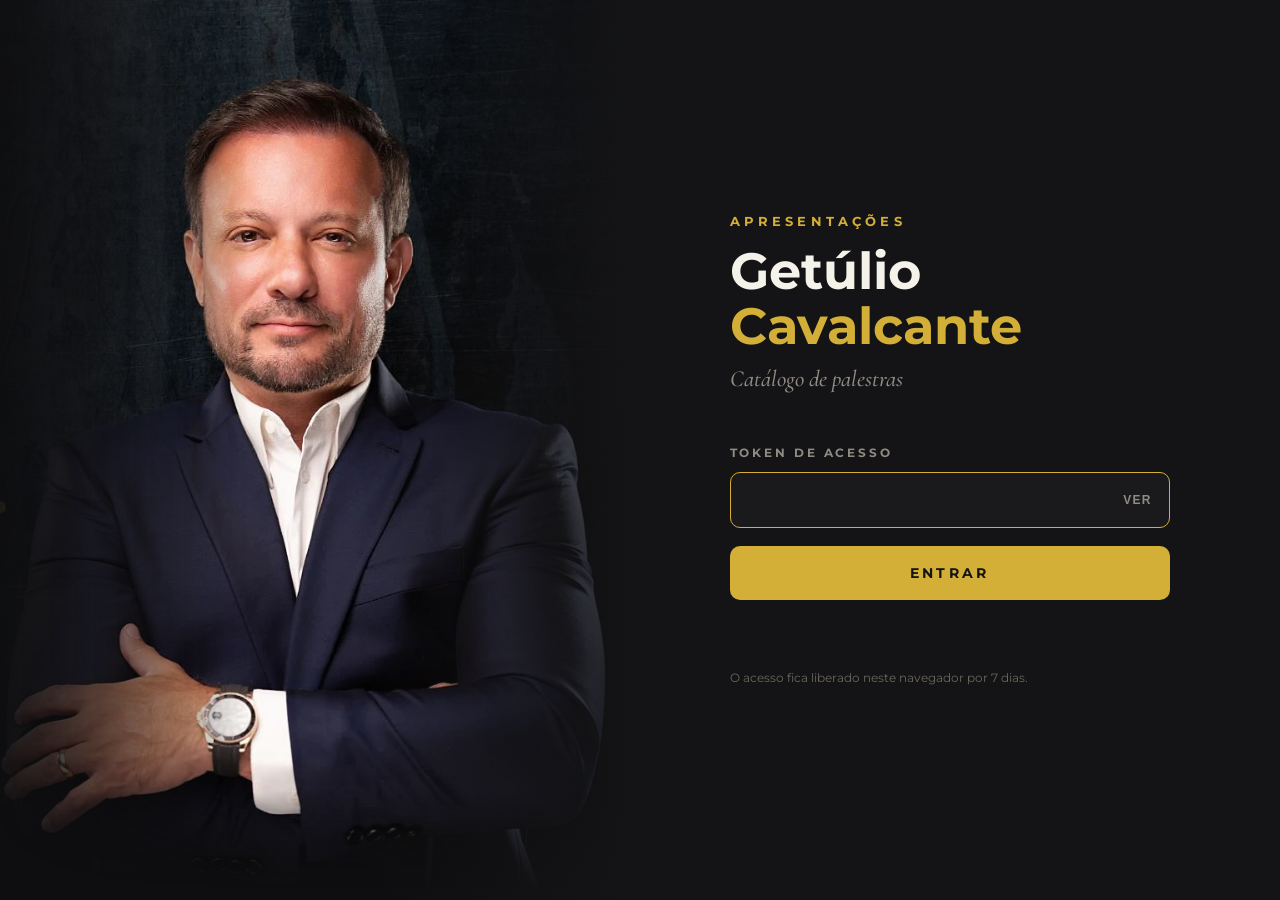
<file: publicar/entrar/index.html>
<!doctype html>
<html lang="pt-BR">
<head>
<meta charset="utf-8">
<meta name="viewport" content="width=device-width, initial-scale=1">
<meta name="robots" content="noindex, nofollow">
<title>Acesso · Apresentações · Getúlio Cavalcante</title>
<style>
@font-face{font-family:"Montserrat";font-style:normal;font-weight:100 900;font-display:block;src:url([data-uri]) format("woff2");unicode-range:U+0000-00FF,U+0131,U+0152-0153,U+02BB-02BC,U+02C6,U+02DA,U+02DC,U+0304,U+0308,U+0329,U+2000-206F,U+20AC,U+2122,U+2191,U+2193,U+2212,U+2215,U+FEFF,U+FFFD}
@font-face{font-family:"Montserrat";font-style:italic;font-weight:100 900;font-display:block;src:url([data-uri]) format("woff2");unicode-range:U+0000-00FF,U+0131,U+0152-0153,U+02BB-02BC,U+02C6,U+02DA,U+02DC,U+0304,U+0308,U+0329,U+2000-206F,U+20AC,U+2122,U+2191,U+2193,U+2212,U+2215,U+FEFF,U+FFFD}
@font-face{font-family:"Cormorant Garamond";font-style:italic;font-weight:100 900;font-display:block;src:url([data-uri]) format("woff2");unicode-range:U+0000-00FF,U+0131,U+0152-0153,U+02BB-02BC,U+02C6,U+02DA,U+02DC,U+0304,U+0308,U+0329,U+2000-206F,U+20AC,U+2122,U+2191,U+2193,U+2212,U+2215,U+FEFF,U+FFFD}
@font-face{font-family:"Cormorant Garamond";font-style:normal;font-weight:100 900;font-display:block;src:url([data-uri](var(--u)*9)/bZbXAZX35pC1QDChRE/[base64]/gl+Z4+7vU+FZmGe/nWBMJs8nc/SGcFyZ5QGmkSeUNTqwBVfZSIFd0UJWV567XRT/ye7JRK8hnEKC0Vm+ST/+j1bkV8gLukPzy4++LEAHaR2Ulcvl2ZJsSYZiroyZqYZgznUrTZqAToiFViMk8NyNMHhzfe1I9mOexTZbsiiwgu36qM4AYTVWbZmJUU9dandeUiI91s0gWTdRKiUSroNfPo5MS1LSxXf+IfYqQCwA2xM/[base64]/[base64]/rQfNxBoTE1qqyuev8baylWozWhshieMJi6ii7q9nS30Uix57zNb3+E7v3fVGUyzcFAaFhUF1ofXOiUvrxxRzSPAhHmjd1kJCIOLsJZyv0m3972sVE18PfHevD2SPjMEX08qLV3fxXwnRvGGV8K1WBjUBoKWf+rVfPYjtrsboQ/ClYFmIh2ukHMePn8lhgxUeJqKZC9tT3QzjVlIIa4GG63jNO/K+yGaaxkADGFqAekuwi4mZtr9OCS66prQwo2COdwLJTJoDYWkybVUtwJZLpeVskleaZMn55tbXVFbVIe9NH3pbfVHf3NThKpTt/qfbmc8FeTi6bLUCIM5qXQBuGRZcuNlT3HEERO85+FS9z7ROstmsPMwZlN81C7nY9gmUfLij6k6GLdx6iePpq1SXeZ67suTIhVzTt8W9gdRgNk42Rqa7lPI1gEeVB/[base64]//mW1Y3fWTTVD641rCc0oV51QiEVIdCjvnKroRUhUgZiKikAQxplxuK6E0Mamnm3JallLPCnabXiBp4et/jkfeo+hi4rKlxa0yBaeJ+a06XoKQFVZ2lmJbv5FGDw/[base64]/zhYISHG+DdbDvwsdhVucFWfstm3G6DbZgOI5DOWThoQ/u0IREZtYBEXQTTEiTdUOIzlDHp/5FBw/OYCVZUXQ8wwU3tUfxW7iP24zg1igj5awih8ZEdc7ziubMufQYJlXOXxDzDpd7Fjqkz192DRE3F1JrRO9um7hdjKORK2eCwIPDqPRyB29KrFkLm4cxws2F2FJsxYK9yzEvLDCLN9/[base64]/uAGXya7gNB2jbFzWEZ1Xw3xv6Jt9XrAYDgRQHladkPUry83zmf7OXqhg9LdY72C9HtTqjd3f9TpZn34MLx5u6XJidxLlbRFV4YddmkYS4W91pKeeZKkptjLlSKWojRLMrk/32bKS74KY1PUZG1LUtQnQJNcx43DPFmqFbmPS271e1OmLkb/9cIK4sB7CardpxJmHIguYiIgO3+kuaj2ZqLKRjPEegaSNnHBlJ8DNxBMUw4hPMXJj8pq+MZ7yXIuM9MIGCZHQSfYqyDEvMD9gxnAUtSTZgNvja6SaqdcgC4e3kOu+ZEwz6WOmTBhVPAfLQpRLCMpRyZOuxIMriaCsAy6hx/1RlrcGh4y/hWe4eyKgKc8Cy0vJZnW17RmVEEzUq/hLt6CDlgX8ZM5pGPeuM4HA3PBV4QJS4HzJ67wHTtdjPD/cCS2ct5K3sbIPc0CEptaUCr8bkqlF2+5ALepIJDyb1+RM2Po/6CT0GYpUlMY2DCqqYIWFwmldyiSaH6bRPzEvfT+jyh0niG6vx6i5ize5EwKEqcXcRZ4dg9mWufcJcLHQRKQcmDOV2d4rUQQW/7+FhuWUphok8pGQNCVp7tayLK4RtPDR74WhTIVTHmbvJM9vX1ZlTDS3gZRunEL4Qkfk4XatGp42Nw0iOsDDlNGMXI0iaDc0Yn+kXwIPH+DLPiHgadoVJPPCCH22P3yrywwS8cvM9puhLnY90155I3Yr6EQ3evX0XJSpOBUw/mKI/[base64]/ChY+djpXgoG2DhJ7yXKVH6wSH0OKF9c2xGi6ZdoRXc3+EJcjYHp6uQEO52Z0uXkZE0CvDK4NJ5w/NC2hciEGZpJum34chvF08+TIYFXdOtf7XN1h3morCyEFQUk5ZN51w+rjS7eEUIM/hNB9FeGm9wf+iMaXr3ATmD/F5Kt744crPgYojNpoyFTud6Ol5KkhnY/[base64]/3+mlmV9tOkVAQltcypbGrJuqlXU50kKSNTCqPSjW0ZizSemutZNsJRXg6Zp37Q/[base64]/sqbdWso0r7V7ms3hCwMVEqjFQJRuZ/9CRTFS80YC9Ppp4PWh9zlRl9rlkqFLkD9XD2/vNz792rV2iky79p93N18/[base64]/822rTd84xBA3qS2lK9/5D0Dv0UZnJV2QaqTgcl5C3JqfuGYE1nEL0d3Es0nkdU1E+xpuapOt1SkCJX44eQzPHoGjHznpwFiaTushD/pcr3MnOXajqVWUZed53DMJq8sN9DHu8AeBgskR7Z3/fni7KtPQm+mvIwGiOSdGLNQF/[base64]/Bq/28/JVofNgEeZti1h/NHnkn5KZrT0/[base64]/QrCY8bXsiE/m9FkuJq84Pj8kTHPX1ZpjCttUnwp3yborEpcEBKuaBevPw19UhPfJEkgTtDOXVN6dP/0lVcMo0qUmYy+VG6Cy3RoumQFiytq1lYoJQqcPCW0V0zHiJD1hFVoxvdGYWxDrmfWR5FSiZ8nBuGrenVgHeXkc0lr6Rdv2sr4MI9vnH+eyWod6giB7rjPv3DOVm1UvW27ILOuN4JN/qR6kfLjTdd5TiiXbjnagS4t6qw4gKUjX+8tA0uQ7BlJ3RaV1solctn2yGURGRqnbg+Os+cUvnjGhvw34DdQWu1A6wkJ80pQlNupOQK5ifYilE7mIlpw0TfuAzhhiC+lpo0ZePfUD+W2xXJw1vR16X1pCoo9ENIQBSx8SqX5h2l78JYP0V8bYluwbuY9g8B/nl+DfbvdZzlu1VTYw/mozfOZcel67sHGZ6x9D09nsvsg/CaEj/[base64]/B/ELKkLE/CHnVBLl3eRksM7/iOJnJdfMS2NHTt2mraL0e8yL9PB64xubB+imuEjDK61Gxzfoo6jm2M7SfVVYHnTLJDz+ZwIU2UidcLpufK/A6ypQJLTlm1Z1In++n8PZB0vMKKfD+983g4W4KKqOfprHSVbNuaoRt/OB0ZD10VUNNXNJWR0kyFmKMI1P1CbxHx6IQHGizDA47NJGPmzmaU/OCYEAFL+Ig9q8Smb1/6jY0ic95E/uR/oqoRaFxi5sD7jBo+zuqmKqSv/Dgr6IGC51a/lQXrkHhP+qTWKrF7NZ9dtiwTdpPhgLAydxmBR49qU+NmSz1PLvS5VK3zrWxv1Zdz0uVQFHPNTvzx5w0XpOBcpKgDGJ4xMyLR/83lfvqA03XHhenHCvg3Ur8+FgHL936yBGcpHPmHL1bLW1hmyLct82KPVeq6w59tMEyeasK0XzisbxlfIyQrSOrXGCLOrdjvEcliqJ/ei84cTpyUgOfp5FWSkfSRssZuNWxHxqGyBrm+1Fme53wq+EjA065+aWatkp7if0OeuXuVTq9y9Hn8MO4Um3ycS3Souzy7BIHpcABZPc1ZAqRcLdFvXN5qBp+Dq7iu/5pRbtfxFP7lpI/B8RcgqafJ0HiiTu1Vi8pamh9K2qvVGr98tnb2jLuw+iMaJBoFM6VHpor0vpy3glN/nuNhuMWvv3073x7eqMn3f521AU3o7DJlNgrFiyrMwHBUwyW3JMV6t8a/Wi9Os5ZKIaw+fjsJihonpaEHFjVPF1OVMZ0d6t8nRkWzlaWKZUi5nrFJKFmg804gf9BOV36ZFFe3RznvFy97LcfwfJ6uA748w+pDJ68gJHU4BWj9gBviWzwZsg0SUlrfDF5W+Um5B5zXp8y3Mb12poJoiOo/N+OKV5ALRvhAJPMnF8zwUEVLle2n8pVdZ3axuoM7lZGeGIKQhVHma+k92JHDHIi/HAapFjwNzpltSYgiMhUZpkhOSHURpRppG78pqm2K8Fpe+EVcTxqrKR1MCcL4Zu9SSKVb0odHXTssQWnDPJSYrjajqIFRYzRKH/vQySIlZUT6XgPRV63plSo3h0XpkLybeidhTFNs48UFWV5Ul6HOSCO+zrLfTUZ66dP1JsyJ30Rw/l0ssg+1erDf+JDz33qIWCZEfCKZOANrN1b5cA+ZgpB5Rs+i7bOoq5ESZKHKDXihpSzoEB0Fk3cN16dsfx0A4GiJIRaCILa4J2TmPMb/0v2kgt+HSPDemXmjsCe8EptKfjN6Z8y5gv84mK2I+lBGBvBS0YkiMT7hWTglrjHAo/ol+W4w5O0wofXEoRFGMDBMdtJBbhuzM9V7SlTGL0ThlK/Vsuy6wDvhjV9iKAAndSiU2MzgwSSimIRW2zpYWA6L+9+H+d8wpX4QIKHlpNQ0/[base64]/pgEIvMOy1oSLsI6sij+p4avrV/7O36gF8PjGSL8TUyjxa0NyfiX+9J9F/ztAViblgWmt+iP7Yz8MZj3aNRfh7tQhRmibyi2z3T7/z3F5JDpuETeZ7Alf27h505hBT25vn97cPP0BETylCuRxM155vr2IuSvbgGF8YE4BEhebuiWujMsL9EzGkJuGXofdRS+f0VKZyGrc+5UMutC8uoXtJmLeHDxJOSkHtksMK2CwnzCmsu9Vg7XT5C6EEgykc7I3VPc6CBje08N/dgTDQf9lDzorpqKmVGXkILx7V9CaMHOS02RP+ez18tKnkUf99MtHIHUkhZHFXVBD0eCNrbvFNd0rOlQHwjj6yKkWWAhT6+LpCu1yyF910xqiKpt+M46R1Ao7LUNULBuZOKd432x9YC9VKGJUC5f+8wUfquzupDFv787jx9dgcPh/PwiwzGYBiijcIWWRUXVHX73z7P4dfXI+m7gLlPv/BzEWSW9pWmqeZVpUmDSKhkLYzcnUoEm+02Tmh0Qo02QcZwlTA4/T1Fp/e7H61C4FUy+94hA6hFtBD9bbuB46Hc+1ksNWaB3FoSQuKSYD1/oWf7nS3GtDGvI8I9fcDVza4z7a0E7q5vRwYLjVOZ5lweuqRevB2nGmISawj/jCmF2V+Bqjlqq8h+dzHIZ1i3W7JKaPBCElQaSD1P2lECWG3LaKoCAFZc9Sv66a2EKmVpEmbsdQLVhOZhMnnqbxCdhJdTDMqSYm8ODi+lVy57fjOYnhIkQorJ64ui1XfvVpj8sn03De3bFtfKW/aicxc+SWzhemu2N7DpVnx97dAb8gCne4pV12R3B3xKblG/v1sd1R4S4HMa4Th8rat4wnrPYwx/5BVK/zREq0Izo2SnStfuWEEE1OInjTdiQW/LTXL3pJWGGdvUlRyqFXU0OBaPeAEjFY/mGcMWXwxxbfBu6LSbRnJ00Kj2IkCIroLVlT61lKIJThzkbP9j46g8O91FiLpjOF9pYcxfmaEXtwTbrQNvg9Fjk3mPN9T0ruCB0JbBbUzoeb3Ym02r0TDnelQk/qpIe29bhgTFWYUDLZyafDa+ta0KFMEW3oUMnCxnsWBA9SCBjogGJdH8lC2PlZZxwOahxlhK0aBLzSBXyo2IYEggfp/cP5RcbAByfaLyIR5O0w0pP+QpdTJYvif911zzmMhBjXqN0ai5nU+jCL3XAOfQ0kFB52cbx3IKX5+bEBOEJsQkSCKBG79Wl4hOGp33wEONXsaOS0OVC/rDXro11PfQZOS02BuE2NKOc+eA2pHrArYS+m1eX/[base64]/[base64]/3S0TUSXVUa2YNKm038RcCR3MXCzEV7eAVMYmaz3khAc1/OYyxm6R7ZO9WxXAWz2efLGWqOij9RFyyk9R1AK5Ro9CFKL/[base64]/Iixt7d2ITInryCl4RSCOBqYCeoF3WxPkTALMQTHl0GAd5kYuU7szUFBBPmoj+zcKuzSFQRSlCBJZy2lJIWeuV0GqjLQhj1v3/GPNCtV9Wg7NlZyvh6Z7Hh+uywgWk49GyNvhIa4gcQpGd/Obu9CltzpkmnPqSzXUrmYrhtGmcqZFEDvGY3AxnpkQhQoLrxx1ng0A7gjcRAsrS0tna3BHPSFmtPTtUCdeI/Gu3qUF1BhE98qGa7xEXTrJYZrv6OhpnsHrmkriGjHiPCoEXj1DEXtNdD/dxlCAGW7gLFnObgOWiSbdEUzot3cVStrnJ/zyMjn4ThRtS44BGzaXEUyvzM2u5OG+c+NkD4tawK4bVH4z5kkuNh41Pqbmv3nf+P7pEz2iOK3Pkwmvi1UXLazrOyn5fKPSBim/UJeeSFW8z6fHsyG4ZBKM9p1+eQAhfZJBB4BDynCdHJJ4JRJViv7kuqyJNb+VgDca926wHSGbxZdLU0vioxs5UmU031LgKIo4TUuNtvB/+VVXJX5jJjbTHwhFHZHkTcs1CLl4nqwUomLz5SwWXfSpQwQhHLaCYuCNCqhULHDw27b7iJc8VftyCggn8imjfDYFcuCizn5fYvIVAF78pfiOyUIyppUMmTiHU8y8uyAcPcVQVC31FZu2pLkUHUBUJhR9A9G1mWwHP/1QjYnfgh+byQAUY2Zm1IIVYh9Z9aR0JOkAzE3bM0pNxb8HaYHue5J4wAibjEsoZxc8ebuqGIFN45le21Y7dDbTZAf+jVqEu+YmbmMMHgnJ66e6x/4Q5AvVPwED15JEcONxXD7vICF7vtTcj3oElfRjVsqJTPBiOD+dH58KqgbomTlXmBzZTjS+YxalmaxjbF2Bcw27GWcafKsyWk65T/DBV0zp3gw00prS0VknB6mie7RlmqdmeBCqLI7nbYANlh/9d9gDqucCdOhF7lH8hbMt7KCHFnlkwhgh6UZL5xvb968/uHD/0bj/76hm2/i0PxmshIz0P07XtK1C0pG2Hgg4EIZ5w4qUDdtyodlyteS23RwnBMGHGX53jZxsFO157Pbt1ltgIh+p6HSga8LqLELVcj/Uc9GH5xeUBksLeHgQ925g2crQLInARr077xalnzlqT67smrqosBQilJJzGih9tK512DkuUCWW2HpBx/ZBf/HrayVQJPWFtNdEXQaecnkNcOZVkXvQ+oNPrpGvR9qFM+K+p7SLHxUxSK4Kx+li8GcTg3mQtvE2FiQsTJr4FqhY1l0inrhcrWOgOoXf3LcZYRCOxXXH9pXyEh8msEDvZ/qKpEE3zw/Hq+6O5j+xRwRLMFPUASocBu7cHx0+/Qd3WQTo/r4CwdxmvT7eJcmcdXsLo+G0+k88eLp+46ZrG+NR4Lg91R30scm1P3+0PtiiVCKej2c+OBXgP3sckXJIANmlF6zTQ/dxdRh9aZWmUSi4uqFtkqp2Z+HXXFXm7nUjlNPJlghdw+a7fxfElydSjKHu73GxHxRsUT6fE6bwYKoC/iIB2tUkV/qSC9Xwzrn/4Tl6PjpnsPVWKqYpChYfjkVd8Novh27bjyert40OU9eu725xKODMrzta2vjveZF1ndQPHvl1sSPnSe0S2MA30YVitPWEzEgeVmvyXFaApxtHHjBAigsOHpJp9ijqJPemaMExoTWx8aRz9GbEDwEEEnwxqginsZRoWMeddI3TQJPnOj1+FSvrDFFBDJfDKFth9YmxV/Ear7QTq/GooOrgsBUZe8gD2mkRDi8RNnqokoU7LW+oTz3GZFQ1lSbIERzcom5fDCyFXl2vSE1p7qqO/matsaJVVOvQWDBh/08XkMg6YJwB9MDooRPG1QI8ahRh9zX8SDRC378c3X+LckAoTBkuvLOGK7qgdNxyunU+LipNNKoQ0Z7aSnAkG1BTAdgQjwpFQqCFWFMjGz34IIaufta+0V/wTE0Mu4j1ZpM0LuN0/CywSXNlX/NTmFuGocd7dQzPLDQbfml06VpmtYp33dm1xfhWR4IdxGXcU10d+8MF9lfIvUoJMMxjdTyAKwxYbcFaxz0Df9kjbsL+HvIf/CyQ5YOsHorTRgrRnqD0xPVIQarJGBQik3TdDBLh2WvbaOZcdsc9t5r38UFjZ1N8NgKCV5LNKFXS2LC13Jc4qKzJJieorRMyBmOLVkseRdRC57LNCttWvl/fbZAVcH2emiPKC5jd0KXCYIFA86gARn1ZVKHH78St3cQz8e5XScELhkIvRlB2bz3taVjAhQuXMfeAJybxgWRSBOhpUpeItkzPYiKcyZRwUwVyFe7ZAccwVPgirG6xN/3mVd4iE6AAMQ9aU1TntH5HPTc5br5pFw6FJW1z7+kbKgWT6PknHs3WXo1bKGwPE6FenDeD0PvffB++RHLYOhAjZswy80sJzgnR303Z2JdR+/Fmubpih7hYkreJC3AJMhJjkc+y5Ofts+Yqd3qHYK7vXF2bgSt0TmjbVYcjFUZKcyqckZbjHsuhdNp7NOcV7dDf6dTLHzn9PVIQ2A7mwPdfZCspQI4ji+7S/1ksIuFOCD3uuk14FZg1+JKunCI24uJEKHeJR1MpKQEhQhj2WRD60anohCJMlp9DBiY3tuZGaqSuyTqHZNAFjl7HxJtia+rYSasHgAWrEiikzTCtBQQNOlCAoKD/OXkk8M0Q+PqwuyquN2dn5VrfAqPjDm85XZFNr7T+FiItUEpj/wDPn3WGfcN4i4D3PH7nAbo3yGDKyuFKL1pbcqv3vZpYUu4cVfgBHwO1fa1LfeSt7517m/T+PhShBAe8l4X4T/UztLtzc1cmAi/9WiQdPoi50T35hL1loK2zpGQM3gYITZ+/fia2WKgl1gg1jggrPymVznldC8CoY3SqBsxsVUFJ/5F/zr8GDuI/+pUsVb8t4E0Vg1kmPBh+nL+xzsK5f1SDQzLaCpIvmvH8XR9/fGK+xRqHcNy8Qr74wm9NHKOmiurw3bV1k1W9udiQkSPaDbEuot0AXygM4xioi/FvwzWX7OEI2xiaXzqN6sBbKYFm2mi0+qkzQnoa0jsb5mFy0/g7U0qm1T4dfkir/3PixSpEHMkuLNbVbfkLtmowgeCQ2i4rJcVSU2tNohlWUp0UIRaJKD2K/Y+UwAWjhWToqJI1vWo2PBlhRNsEzh1ZWaWyZiFQFz0gwdR4P8HFm6NfteQDt0o7aB7FTOB1xIg0tsQ18TyyoVxMea9sWEXd3UpXF00Ri11FDEPH1F03Ttyl1+KPMmI3z+NAaTIL+WYCP3n9G1VowyBNgyarelymn+8fU/phqxKcyYCZ96gwO1NKXgo7twwLmAvneHt/cldud+dHUbM5jY7ro6YG+nazs29Li1cNmiyhpvg2AFM87UqjiETO+XN3UM77+nkGYNKm5vYBxkCMOrZU60ecMiRwOmfrzbX74tB+s6g79teLOF7KJ51yD3WstM+sPx/6NvIq4oXO2ZsRmxPHPrnmHLBK7xKSVncwF3pYT7857YSc0JMeEDmHc7nlQLT7gPzHxjO1H9SLip592C8SoOYEe282V4bNgHgsbKMC+DRCtK4SC6FnE9WI8j4btV0bI3vrTUxbmpTYGqpq9RePa4/v3isyfVpuMsv6cZRBMVT8dZoSxvFJfppxIPpgTKoLmMsYCYvdreKFuZ+5d1zQXSo2rqu8enOB6fWzGxZasELcgd2YsLmFeASnc7KJ2KJQhXhRCb4FWwifOI6BqwoeKFgVvG9dvAoAIkcwcHhTmwNyHygwGZ/uPSsL62cYcvi67XdBduLslI70/JzuukLCjPop943jc69lBuwckCGKJy2rLgwE/4QhW21cTHpq0gLGdr63vEjg8FmtdhVWpsTMSJidsHzmY7GEy8ttQMEgBLzRvell00d27eMkFcA4Nlp+TsA4PmtrdW/1saX8+5pPQAaBgCAALnm/zPA67utZTFvNzMFHgw6qpsGJsZVb23x46RTBlQuvnWI/fTNFvGlcm+pusWeiABsaR5was44ttvtVjy1mr0op+/UOHh/1/Ujn2+ThzxUs4FWTL5VAtjZnr/F1AhXvckApl0bTduuaizGVtM26esqRCu0BfpBCuiQQwmwFIvSL/69PCv+RNhlgOOffDO71JrD1Twynb2a5z5BVnEtVGF0OYG3nBLKkCtIlGwnRFKxlaZ8vV8aYT85jwSA/c51h2gZ5Hubx1yiHZZ+uElvtqIXb+zpROnGkxSfnIPBVAXVumvKAdLs2770F/HVC61CGyAPHFs7bI3jtVerNVQJofy04H+HvU++85gQ1WgZqtqoVsbdzK84LTSCGka34iA8BoKpMu7dSHXV5TDhk3Wxp5A5Znq9pk3sWTZNPsRmh8h8z5P9b+H/uuh7rtw8syu1zQcseZkjx0lyWFD+15rKrk1jQnOeP+6FW+JE7MZxuDWOxx5Hc8B9cQb2xpm4HW6FA3Dkwz4rPszJAs4PJv/SJAu0/uFKIZcvDH5HcUbCF2iG/L9TDKFVFa6i7poL7uG7oao9ReYUKgPQrwDerOg84NcHp7TwROvU0Kq2eb9KskVdExRIHGV3VITfF1n57k0xsFjvqqhgvIxyUbgBc+NAlw0GvTiDOTzMMFAM/[base64]/hLz7AplAx1ADnhfEww8gjR3zZnnTYWNU4Htq3IyuAwHQtEn57nzcVKIj6iLwineOBkLDy9bDqvlNN3aPbUwy3pDEwk5yCRABVvEYc1hxwqSAd1bLrZQ7uvqYCRZGEezqa3xi/P18axwaKNH4jd2b7KrOeH276RRHYxGVV4v+bSz8MjC+QrmnRFp6EfuwlJNy1tbI21Xty0Lbzh1/NaMvLLgS1tqFlFxdrtysqBqK31gcW6/roEQv2N0FECFCKIQD5Zy8fKad7IgzXkNLvLhxz/ZcMllV1wVkBwIFJRcCE4eEiMJeEJEDJJBupCQIkeJ6prrMty0zF6VQr0XJkIzkSl0y22Z7vwRjmvrL5spEi7tsNJo0T8vk9MF5wy12zB7uKXyFc4J7TzXRnztB//FOngTh446SXQ3zkTGGm9CxMbpzAVpnqSLSRZo7bOVukYVnNpE3bio/UaTTJFnslJTdfeBx9v/pF56RyffdDNM00df/fT3Tp0BXNfeyCZWFnp8jmwjDFciXu4SPXqUBFV+4vk5BgDlJdEJsiUGRyA5tf2+GSwOTyCSarSR0hzvuovPd+P/[base64]/asD4fWjueEtLveTzWoYgW8Yj5BykdhD5mnliz8tEExx/SL+ih1dMASZx9/LMc6RTSmVc6+a7VEc6zqc/hly9w4emZFmSLIBC7S4rY8RDV9vq2MBQA9V0O787bR2GKi+S7Kj9iRp+frvjxIYVmvzw9ac871a9Wmphd/zgcq53bj9uh2KpdD8m5QrY/Fh5X9AMkRebEVZqDUeWqkRW31ydsyHdOtUZCOvIJLWfKrMkgG6VpMsgooxKbDHJhpYpQoRSoKGzVIa3Wv8b2/LbMvNKJPrzA9RBRw4tmjUNtKZGUlEob6ET7DkowN4mgJwxOmYNTyeBYf818g2PdWKTuOx2c4o+4YdL3/tBRHU3oLfQT0ToS7cRumJq7uV/Vd5ajVb9S5w++pPODvxpVSlSZUUYHyimnjA50oJRAxzGjXbufh7ZRoqjhZAZSVkgw8WgiNRTo8SGaQdDbhIdOjcCABDMAAHkGZIAATDSD+LdBPABgQIIZAIA8AzKAEEyFrKQ1aVYa7GJFZUbbLMd+y3bS7tm9z6fJ7Ly/3t+vplEn7e6x15uxeYRsg2KSpbjQ1DjPtqrLhairq0aoExEKOhEuv6lK5bHjyiliCxF2vU7C1k+5vtfEK6/9224VU13y959iy++RdpAae88QU+47Y+TWyC1n/NURE8SN9DDzvRkgyV4Id+zlLfb3f+tFG++93bO8/1r8+3VfXQwAAAA=) format("woff2");unicode-range:U+0000-00FF,U+0131,U+0152-0153,U+02BB-02BC,U+02C6,U+02DA,U+02DC,U+0304,U+0308,U+0329,U+2000-206F,U+20AC,U+2122,U+2191,U+2193,U+2212,U+2215,U+FEFF,U+FFFD}

:root{--bg:#141416;--bg2:#1A1A1D;--line:#2C2C31;--gold:#D4AF37;--cream:#F5F2EA;--mut:#8F8A82;--ease:cubic-bezier(.22,1,.36,1)}
*{box-sizing:border-box;margin:0;padding:0}
html,body{height:100%;background:var(--bg);color:var(--cream);font-family:"Montserrat",system-ui,sans-serif;-webkit-font-smoothing:antialiased}
body{display:grid;grid-template-columns:minmax(0,1fr) minmax(0,1fr);min-height:100vh;overflow:hidden}
.photo{position:relative;overflow:hidden;background:#0E0E10}
.photo img{position:absolute;inset:0;width:100%;height:100%;object-fit:cover;object-position:70% 20%;
  animation:photo 1.6s var(--ease) both}
.photo::after{content:"";position:absolute;inset:0;background:linear-gradient(90deg,transparent 55%,var(--bg) 100%)}
main{display:flex;align-items:center;padding:clamp(28px,7vw,120px)}
form{width:min(440px,100%)}
.in{opacity:0;transform:translateY(18px);filter:blur(6px);animation:in 1s var(--ease) forwards;animation-delay:calc(var(--d,0) * 1s)}
.k{color:var(--gold);font-weight:700;letter-spacing:.32em;font-size:13px}
h1{font-size:clamp(34px,4vw,54px);line-height:1.08;margin-top:14px;font-weight:700}
h1 span{color:var(--gold)}
.sub{font-family:"Cormorant Garamond",Georgia,serif;font-style:italic;font-weight:500;color:var(--mut);font-size:clamp(20px,1.8vw,26px);margin-top:12px}
label{display:block;margin-top:52px;font-size:12px;font-weight:700;letter-spacing:.24em;color:var(--mut)}
.field{position:relative;margin-top:12px}
input{width:100%;background:var(--bg2);border:1px solid var(--line);border-radius:10px;color:var(--cream);
  font:500 17px "Montserrat",system-ui,sans-serif;padding:17px 52px 17px 18px;outline:none;transition:border-color .3s}
input:focus{border-color:var(--gold)}
.eye{position:absolute;right:8px;top:50%;transform:translateY(-50%);background:none;border:0;color:var(--mut);cursor:pointer;padding:10px;font-size:12px;font-weight:700;letter-spacing:.1em}
button.go{margin-top:18px;width:100%;border:0;border-radius:10px;background:var(--gold);color:#141416;
  font:700 14px "Montserrat",system-ui,sans-serif;letter-spacing:.24em;padding:18px;cursor:pointer;transition:filter .3s,transform .3s}
button.go:hover{filter:brightness(1.08)}
button.go:disabled{opacity:.6;cursor:wait}
.err{min-height:22px;margin-top:16px;color:#E07A6B;font-size:14px;font-weight:600}
.note{margin-top:30px;color:#6B665E;font-size:12px;line-height:1.6}
@keyframes in{to{opacity:1;transform:none;filter:none}}
@keyframes photo{from{opacity:0;transform:scale(1.06);filter:blur(10px) brightness(.6)}to{opacity:1;transform:none;filter:none}}
@keyframes shake{20%,60%{transform:translateX(-6px)}40%,80%{transform:translateX(6px)}}
.shake{animation:shake .4s}
@media (max-width:820px){body{grid-template-columns:1fr}.photo{display:none}}
@media (prefers-reduced-motion:reduce){.in,.photo img{animation:none;opacity:1;transform:none;filter:none}}
</style>
</head>
<body>
<div class="photo"><img src="[data-uri]" alt="Getúlio Cavalcante"></div>
<main>
  <form id="f" autocomplete="on">
    <div class="k in" style="--d:.2">APRESENTAÇÕES</div>
    <h1 class="in" style="--d:.35">Getúlio <span>Cavalcante</span></h1>
    <div class="sub in" style="--d:.5">Catálogo de palestras</div>
    <label class="in" style="--d:.7" for="t">TOKEN DE ACESSO</label>
    <div class="field in" style="--d:.8">
      <input id="t" name="token" type="password" autocomplete="current-password" required autofocus>
      <button class="eye" type="button" id="eye" aria-label="Mostrar token">VER</button>
    </div>
    <button class="go in" style="--d:.9" type="submit" id="go">ENTRAR</button>
    <div class="err" id="err" role="alert"></div>
    <p class="note in" style="--d:1.1">O acesso fica liberado neste navegador por 7 dias.</p>
  </form>
</main>
<script>
const q = new URLSearchParams(location.search);
const volta = (q.get('volta') || '').startsWith('/') && !(q.get('volta') || '').startsWith('//') ? q.get('volta') : '/apresentacoes/';
const f = document.getElementById('f'), t = document.getElementById('t'), err = document.getElementById('err'), go = document.getElementById('go');
document.getElementById('eye').onclick = e => { const v = t.type === 'password'; t.type = v ? 'text' : 'password'; e.target.textContent = v ? 'OCULTAR' : 'VER'; t.focus(); };
f.onsubmit = async e => {
  e.preventDefault(); err.textContent = ''; go.disabled = true;
  try {
    const r = await fetch('/api/entrar', { method: 'POST', headers: { 'content-type': 'application/json' }, body: JSON.stringify({ token: t.value.trim() }), credentials: 'same-origin' });
    if (r.ok) { location.replace(volta); return; }
    const j = await r.json().catch(() => ({}));
    err.textContent = j.erro || 'Token inválido.';
    f.classList.remove('shake'); void f.offsetWidth; f.classList.add('shake'); t.select();
  } catch (x) { err.textContent = 'Sem conexão. Tente de novo.'; }
  go.disabled = false;
};
</script>
</body>
</html>
</file>
